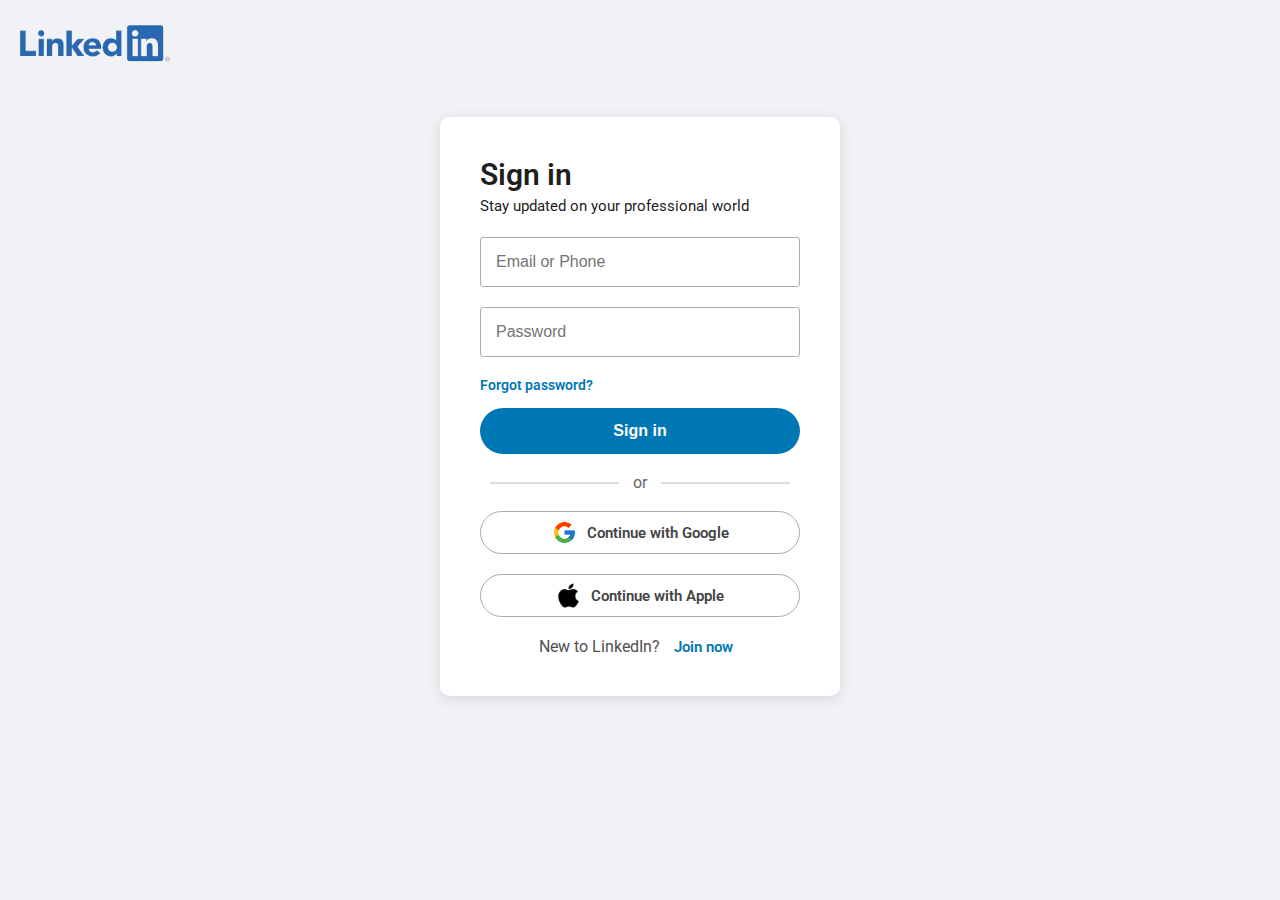
<file: index.html>
<!DOCTYPE html>
<html lang="en">
  <head>
    <meta charset="UTF-8" />
    <meta name="viewport" content="width=device-width, initial-scale=1.0" />

    <title>LinkedIn | Login to your Profile</title>
    <link rel="icon" type="image/x-icon" href="/images/favicon.png" />

    <link rel="stylesheet" href="style.css" />
  </head>
  <body>
    <div class="logo">
      <img src="/images/logo.png" alt="LinkedIn logo" />
    </div>
    <div class="warp">
      <div class="wrapper">
        <div class="heading">
          <h1>Sign in</h1>
          <p>Stay updated on your professional world</p>
        </div>
        <form action="" method="post">
          <div class="field">
            <input
              type="text"
              id="email"
              placeholder="Email or Phone"
              name="email"
              required
            />
          </div>
          <div class="field">
            <input
              type="password"
              id="password"
              placeholder="Password"
              name="password"
              required
            />
          </div>
          <a href="#" class="forgot">Forgot password?</a>
          <button type="submit">Sign in</button>
        </form>
        <div class="social-login">
          <div class="or-wrap">
            <p class="or">or</p>
            <div class="or-line"></div>
          </div>
          <a href="#" class="social">
            <img src="/images/google.png" />
            <p>Continue with Google</p>
          </a>
          <a href="#" class="social">
            <img src="/images/apple.png" />
            <p>Continue with Apple</p>
          </a>
        </div>
        <p class="new">New to LinkedIn? <a href="/signup.html">Join now</a></p>
      </div>
    </div>
  </body>
</html>
</file>
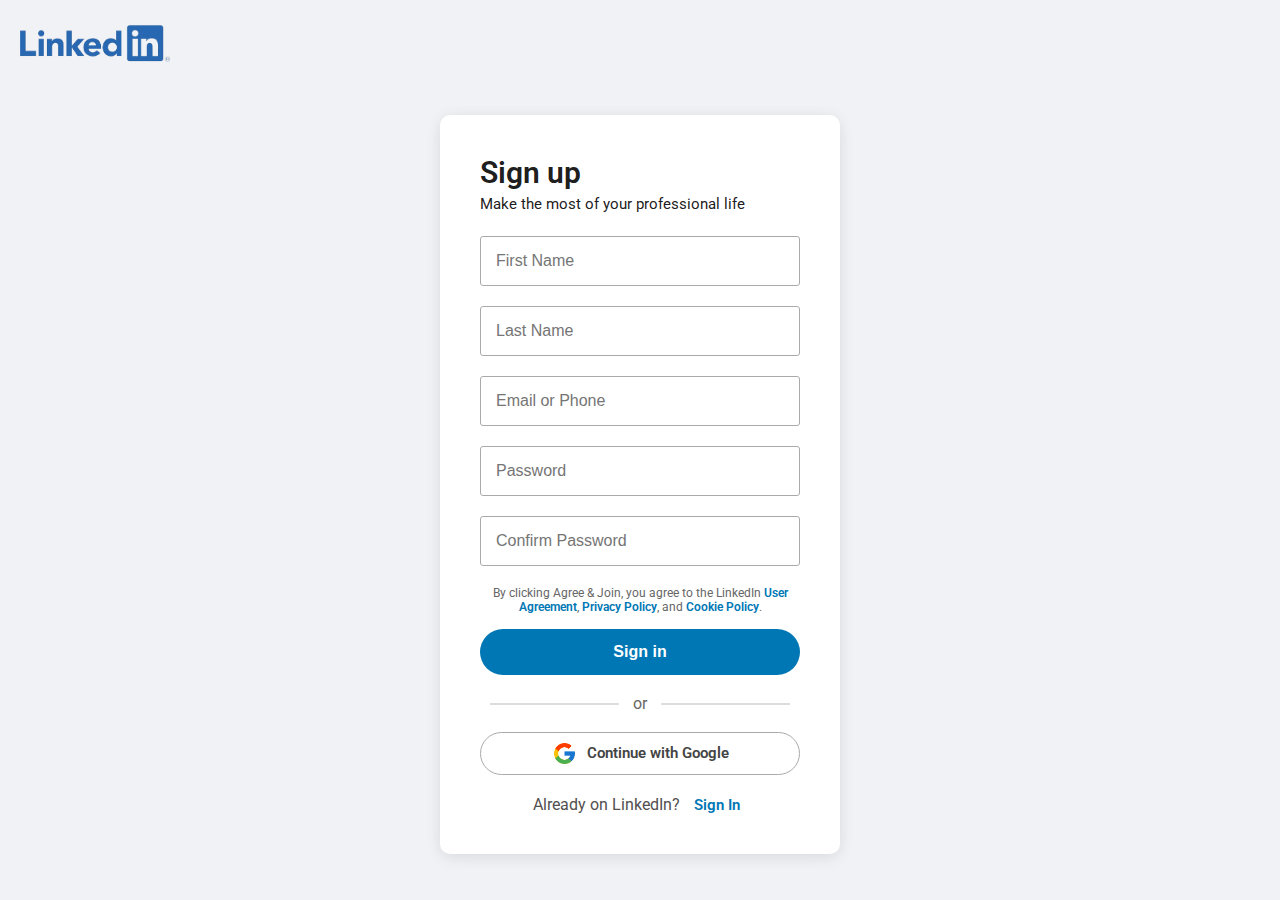
<file: signup.html>
<!DOCTYPE html>
<html lang="en">
  <head>
    <meta charset="UTF-8" />
    <meta name="viewport" content="width=device-width, initial-scale=1.0" />
    <title>LinkedIn | Make the most of your professional life</title>
    <link rel="icon" type="image/x-icon" href="/images/favicon.png" />
    <link rel="stylesheet" href="style.css" />
  </head>
  <body>
    <div class="logo">
      <img src="/images/logo.png" alt="LinkedIn logo" />
    </div>
    <div class="warp">
      <div class="wrapper">
        <div class="heading">
          <h1>Sign up</h1>
          <p>Make the most of your professional life</p>
        </div>
        <form action="" method="post">
          <div class="field">
            <input
              type="text"
              id="name"
              placeholder="First Name"
              name="name"
              required
            />
          </div>
          <div class="field">
            <input
              type="text"
              id="name"
              placeholder="Last Name"
              name="name"
              required
            />
          </div>
          <div class="field">
            <input
              type="email"
              id="email"
              placeholder="Email or Phone"
              name="email"
              required
            />
          </div>
          <div class="field">
            <input
              type="password"
              id="password"
              placeholder="Password"
              name="password"
              required
            />
          </div>
          <div class="field">
            <input
              type="password"
              id="password"
              placeholder="Confirm Password"
              name="password"
              required
            />
          </div>
          <p class="agree">
            By clicking Agree & Join, you agree to the LinkedIn
            <a class="bb">User Agreement</a>, <a class="bb">Privacy Policy</a>,
            and <a class="bb">Cookie Policy</a>.
          </p>
          <button type="submit">Sign in</button>
        </form>
        <div class="social-login">
          <div class="or-wrap">
            <p class="or">or</p>
            <div class="or-line"></div>
          </div>
          <a href="#" class="social">
            <img src="/images/google.png" />
            <p>Continue with Google</p>
          </a>
        </div>
        <p class="new">
          Already on LinkedIn? <a href="/index.html">Sign In</a>
        </p>
      </div>
    </div>
  </body>
</html>
</file>
<file: style.css>
@import url("https://fonts.googleapis.com/css2?family=Roboto:ital,wght@0,400;0,500;0,700;0,900;1,500;1,700;1,900&family=Ubuntu:ital,wght@0,300;0,400;0,500;0,700;1,300;1,400;1,500&display=swap");

* {
  margin: 0;
  padding: 0;
  box-sizing: border-box;
}

body {
  font-family: "Roboto", sans-serif;

  margin: 0;
  padding: 0;
  background-color: #f0f2f5;
}

.warp {
  display: flex;
  align-items: center;
  justify-content: center;
  min-height: 70vh;
  padding: 24px 20px;
}

.wrapper {
  width: 400px;
  background-color: #fff;
  border-radius: 10px;
  box-shadow: 0px 3px 15px rgba(0, 0, 0, 0.1);
  padding: 40px;
}

.logo {
  margin: 20px;
}

.logo img {
  width: 150px;
}
.heading h1 {
  font-size: 30px;
  font-weight: 600;
  color: rgba(0, 0, 0, 0.9);
  padding: 0 0 4px 0;
}

.heading p {
  font-size: 15px;
  line-height: 1.42857;
  font-weight: 400;
  color: rgba(0, 0, 0, 0.9);
  margin-bottom: 20px;
}
form {
  display: flex;
  flex-direction: column;
  align-items: center;
  justify-content: center;
}

.field {
  display: flex;
  align-items: center;
  justify-content: center;
  margin-bottom: 20px;
  position: relative;
  width: 100%;
}

.field input {
  padding: 15px;
  border: 1px solid #aaa;
  border-radius: 3px;
  font-size: 16px;
  outline: none;
  width: 100%;
  overflow: hidden;
}
.field :focus {
  border: 2px solid #0077b5;
}

button {
  width: 100%;
  background-color: #0077b5;
  color: #fff;
  padding: 14px;
  border: none;
  border-radius: 30px;
  font-size: 16px;
  cursor: pointer;
  margin: 15px 15px 0px;
  font-weight: 600;
}

button:hover {
  background-color: #006699;
}

.forgot {
  font-weight: 600;
  font-size: 14px;
  text-align: left;
  width: 100%;
  color: #0077b5;
  text-decoration: none;
}
.forgot:hover {
  text-decoration: underline;
}
.or-wrap {
  position: relative;
  display: flex;
  align-items: center;
  justify-content: center;
  color: #666;
  font-size: 16px;
  z-index: 1111;
  margin: 10px;
}

.or {
  background-color: white;
  border: 4px solid white;
  display: inline;
  padding: 5px 10px;
}

.or-line {
  position: absolute;
  left: 0;
  top: 18px;
  content: "";
  width: 100%;
  height: 2px;
  background-color: #ddd;
  z-index: -111;
}

.social {
  display: flex;
  align-items: center;
  justify-content: center;

  text-decoration: none;
  color: #444;
  font-weight: 600;
  font-size: 15px;

  gap: 10px;

  border: 1px solid #aaa;
  border-radius: 30px;
  padding: 8px;
  margin-bottom: 20px;
}
.social:hover {
  border: 1px solid #666666;
  border-radius: 30px;
  padding: 8px;
  margin-bottom: 20px;
}

.social img {
  width: 25px;
}

.new {
  text-align: center;
  color: #524f4f;
}

.new a {
  text-decoration: none;
  font-size: 15px;
  font-weight: 600;
  color: #0077b5;
  margin-left: 2px;
  padding: 8px;
  border-radius: 30px;
}

.new a:hover {
  text-decoration: underline;
}
/* .new a:hover {
  background-color: #0076b59a;
  color: white;
  transition: all ease-in-out;
} */

.agree {
  font-size: 12px;
  color: #666666;
  text-align: center;
  list-style: 20px;
}

.bb {
  color: #0077b5;
  font-weight: 600;
  cursor: pointer;
}
</file>
